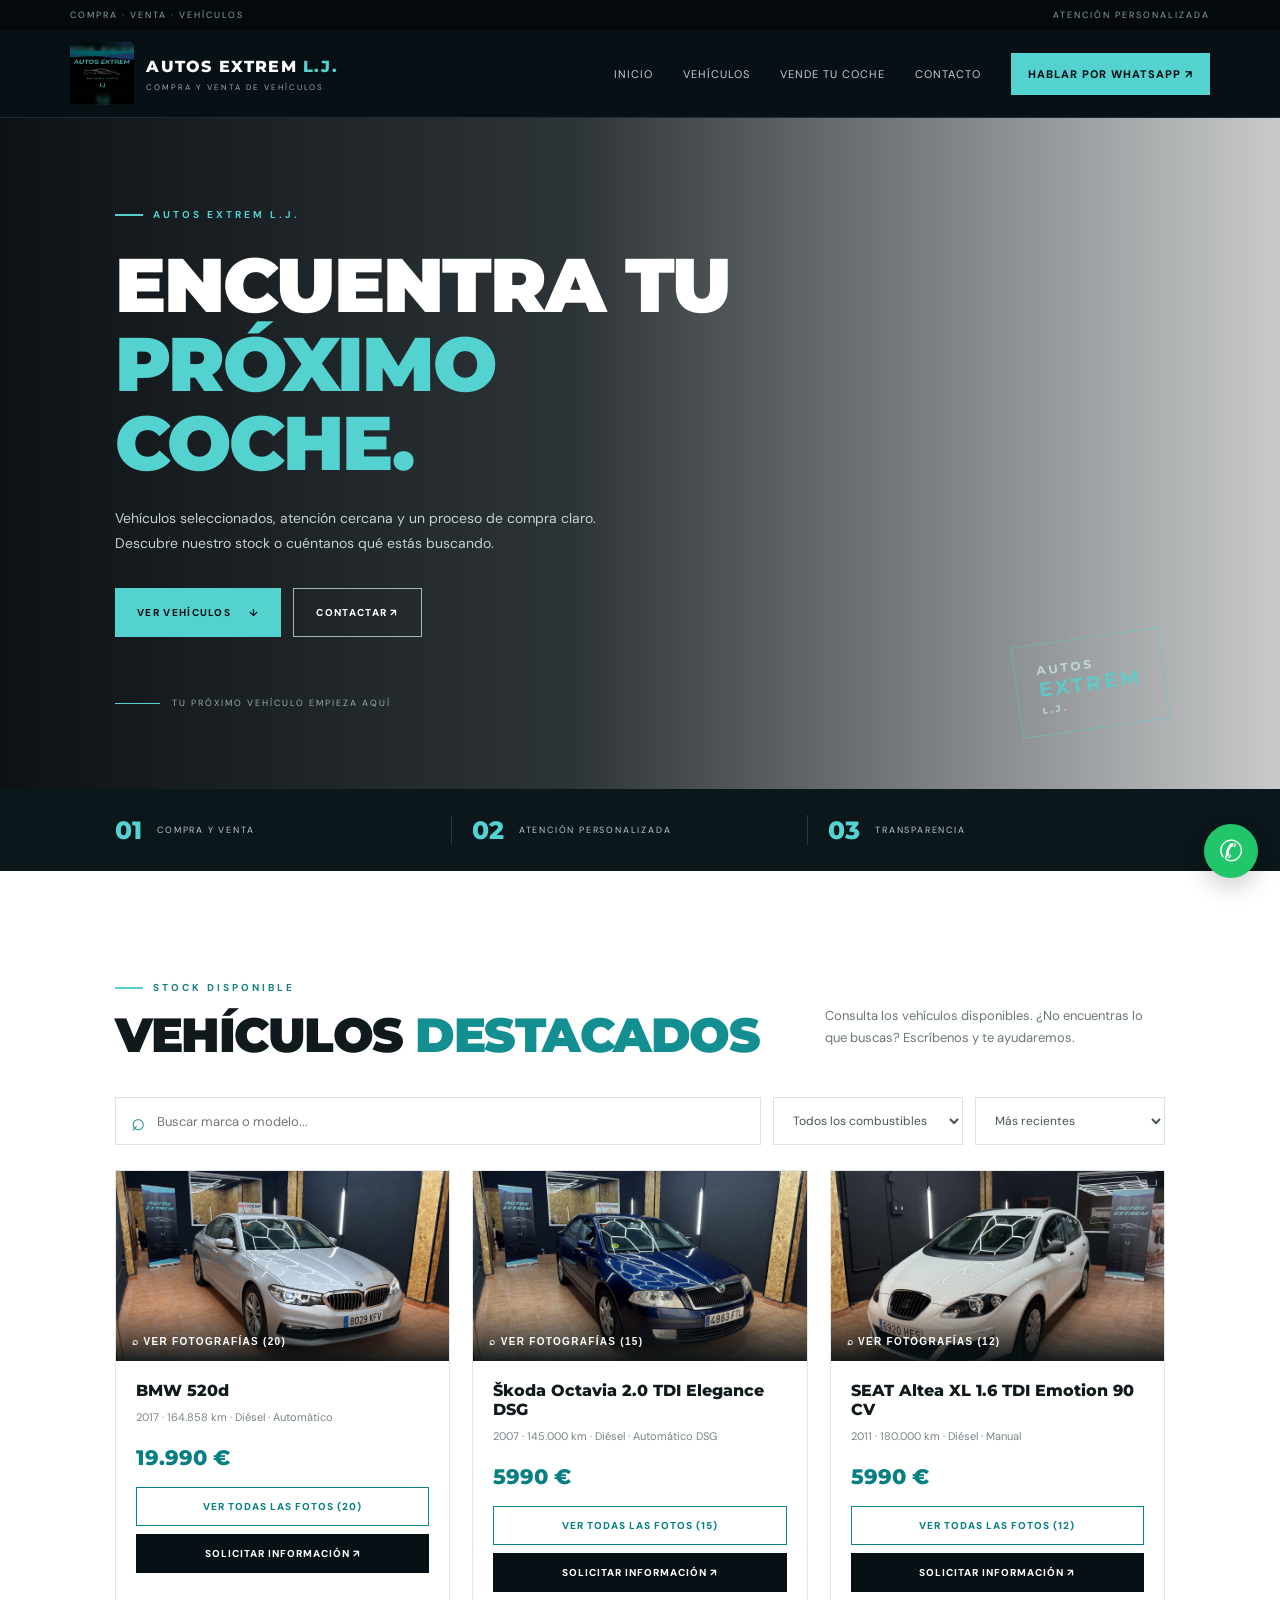
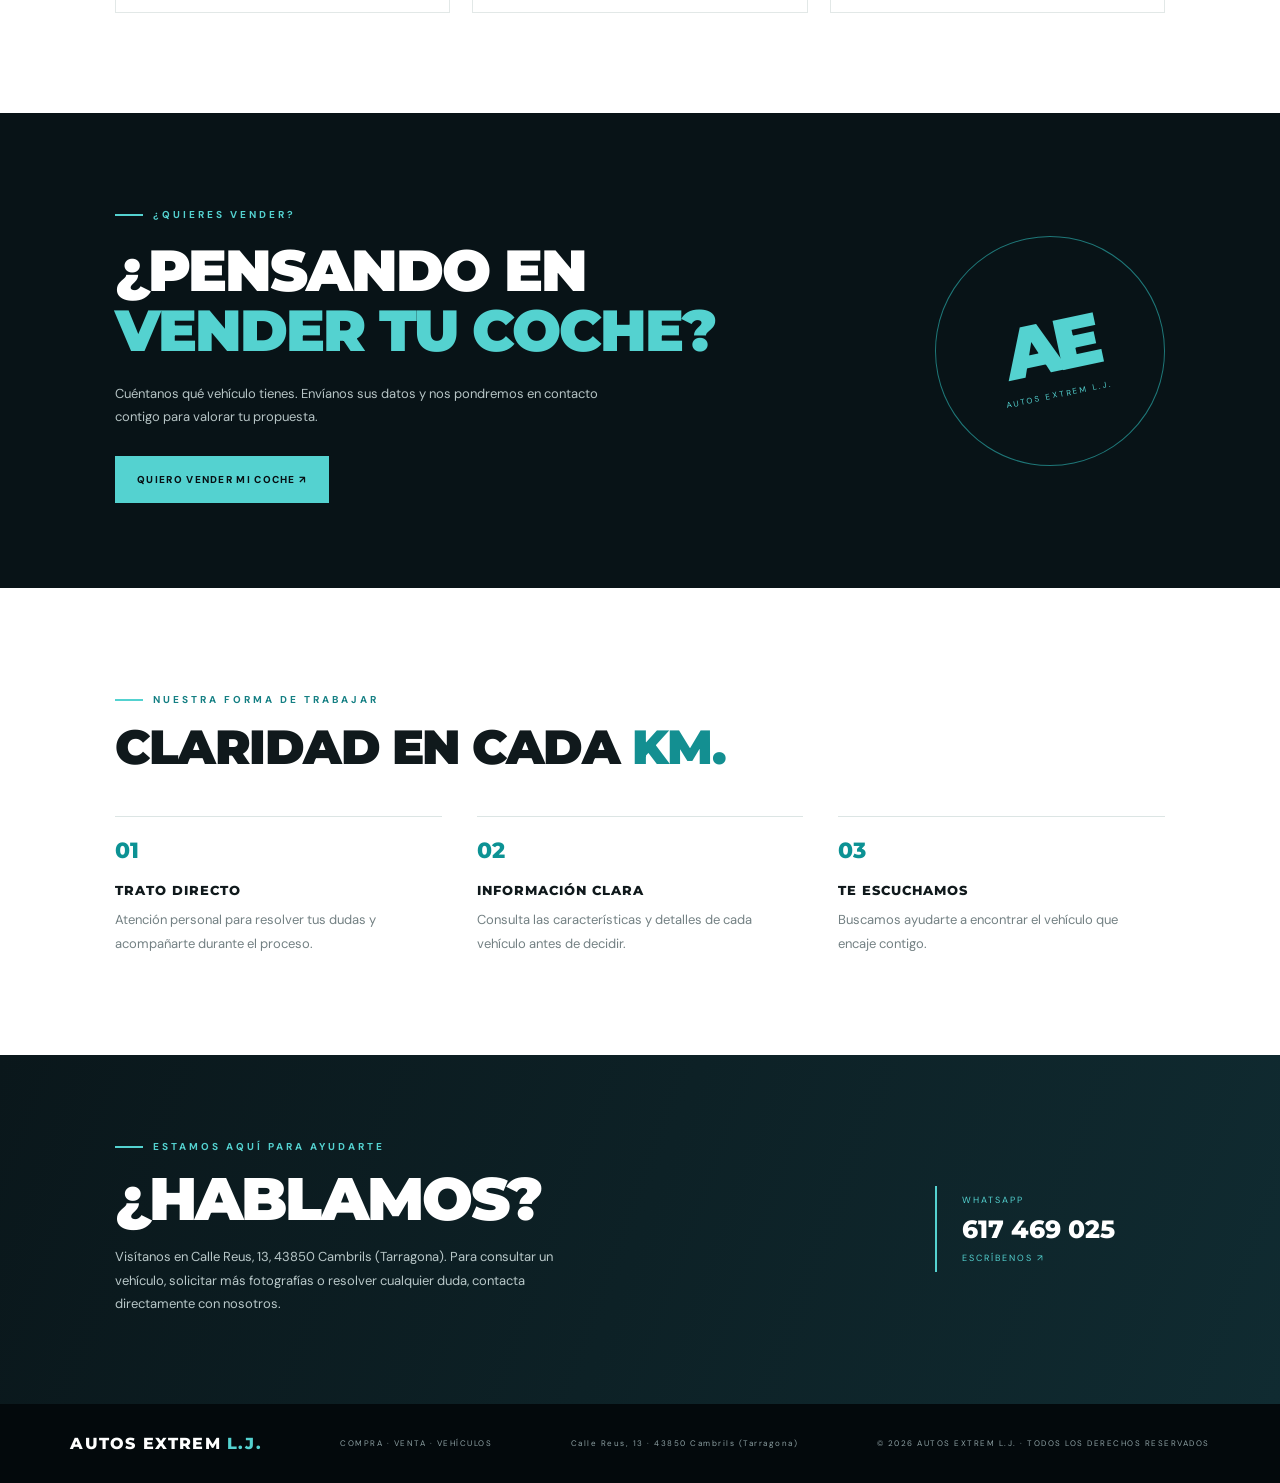
<file: index.html>
<!doctype html>
<html lang="es">
<head>
  <meta charset="utf-8">
  <meta name="viewport" content="width=device-width, initial-scale=1">
  <meta name="description" content="AUTOS EXTREM L.J. - Compra y venta de vehículos. Consulta nuestro stock y contacta por WhatsApp.">
  <meta name="theme-color" content="#071014">
  <title>AUTOS EXTREM L.J. | Compra y venta de vehículos</title>
  <link rel="preconnect" href="https://fonts.googleapis.com">
  <link rel="preconnect" href="https://fonts.gstatic.com" crossorigin>
  <link href="https://fonts.googleapis.com/css2?family=DM+Sans:wght@400;500;600;700&family=Montserrat:wght@500;600;700;800;900&display=swap" rel="stylesheet">
  <link rel="stylesheet" href="styles.css">
</head>
<body>
  <div class="topline"><span>COMPRA · VENTA · VEHÍCULOS</span><span>ATENCIÓN PERSONALIZADA</span></div>
  <header class="header">
    <a class="brand" href="#inicio" aria-label="Autos Extrem LJ, inicio">
      <img src="assets/logo-autos-extrem-lj.jpeg" alt="Logo Autos Extrem L.J.">
      <span><b>AUTOS EXTREM <em>L.J.</em></b><small>COMPRA Y VENTA DE VEHÍCULOS</small></span>
    </a>
    <button class="menu-toggle" aria-label="Abrir menú" aria-expanded="false">☰</button>
    <nav class="nav">
      <a href="#inicio">Inicio</a><a href="#stock">Vehículos</a><a href="#vender">Vende tu coche</a><a href="#contacto">Contacto</a>
      <a class="nav-cta" href="https://wa.me/34617469025" target="_blank" rel="noopener">HABLAR POR WHATSAPP ↗</a>
    </nav>
  </header>

  <main>
    <section class="hero" id="inicio">
      <div class="hero-overlay"></div>
      <div class="hero-content">
        <p class="eyebrow"><span></span> AUTOS EXTREM L.J.</p>
        <h1>ENCUENTRA TU<br><i>PRÓXIMO COCHE.</i></h1>
        <p class="hero-copy">Vehículos seleccionados, atención cercana y un proceso de compra claro. Descubre nuestro stock o cuéntanos qué estás buscando.</p>
        <div class="hero-actions">
          <a class="btn btn-primary" href="#stock">VER VEHÍCULOS <b>↓</b></a>
          <a class="btn btn-ghost" href="https://wa.me/34617469025" target="_blank" rel="noopener">CONTACTAR ↗</a>
        </div>
        <div class="hero-note"><span class="line"></span> TU PRÓXIMO VEHÍCULO EMPIEZA AQUÍ</div>
      </div>
      <div class="hero-stamp">AUTOS<br><strong>EXTREM</strong><br><small>L.J.</small></div>
    </section>

    <section class="trust-strip">
      <div><strong>01</strong><span>COMPRA Y VENTA</span></div>
      <div><strong>02</strong><span>ATENCIÓN PERSONALIZADA</span></div>
      <div><strong>03</strong><span>TRANSPARENCIA</span></div>
    </section>

    <section class="section stock-section" id="stock">
      <div class="section-heading">
        <div><p class="eyebrow dark"><span></span> STOCK DISPONIBLE</p><h2>VEHÍCULOS <i>DESTACADOS</i></h2></div>
        <p class="section-intro">Consulta los vehículos disponibles. ¿No encuentras lo que buscas? Escríbenos y te ayudaremos.</p>
      </div>
      <div class="filters">
        <label class="search-box"><span>⌕</span><input id="search" type="search" placeholder="Buscar marca o modelo..."></label>
        <select id="fuel"><option value="">Todos los combustibles</option><option>Gasolina</option><option>Diésel</option><option>Híbrido</option><option>Eléctrico</option><option>GLP</option></select>
        <select id="sort"><option value="new">Más recientes</option><option value="price-up">Precio: menor a mayor</option><option value="price-down">Precio: mayor a menor</option></select>
      </div>
      <div id="vehicle-grid" class="vehicle-grid"></div>
      <div id="empty-state" class="empty-state">
        <div class="empty-icon">＋</div><h3>PRÓXIMAMENTE, NUEVOS VEHÍCULOS</h3>
        <p>Estamos preparando nuestro catálogo. Mientras tanto, consulta disponibilidad directamente por WhatsApp.</p>
        <a class="btn btn-primary" href="https://wa.me/34617469025?text=Hola%2C%20quiero%20informaci%C3%B3n%20sobre%20vuestros%20veh%C3%ADculos." target="_blank" rel="noopener">CONSULTAR STOCK ↗</a>
      </div>
    </section>

    <section class="sell-section" id="vender">
      <div class="sell-copy"><p class="eyebrow"><span></span> ¿QUIERES VENDER?</p><h2>¿PENSANDO EN<br><i>VENDER TU COCHE?</i></h2><p>Cuéntanos qué vehículo tienes. Envíanos sus datos y nos pondremos en contacto contigo para valorar tu propuesta.</p><a class="btn btn-primary" href="https://wa.me/34617469025?text=Hola%2C%20quiero%20vender%20mi%20coche.%20Me%20gustar%C3%ADa%20recibir%20informaci%C3%B3n." target="_blank" rel="noopener">QUIERO VENDER MI COCHE ↗</a></div>
      <div class="sell-mark"><span>AE</span><small>AUTOS EXTREM L.J.</small></div>
    </section>

    <section class="section why-section">
      <p class="eyebrow dark"><span></span> NUESTRA FORMA DE TRABAJAR</p>
      <h2>CLARIDAD EN CADA <i>KM.</i></h2>
      <div class="benefits">
        <article><b>01</b><h3>TRATO DIRECTO</h3><p>Atención personal para resolver tus dudas y acompañarte durante el proceso.</p></article>
        <article><b>02</b><h3>INFORMACIÓN CLARA</h3><p>Consulta las características y detalles de cada vehículo antes de decidir.</p></article>
        <article><b>03</b><h3>TE ESCUCHAMOS</h3><p>Buscamos ayudarte a encontrar el vehículo que encaje contigo.</p></article>
      </div>
    </section>

    <section class="contact-section" id="contacto">
      <div><p class="eyebrow"><span></span> ESTAMOS AQUÍ PARA AYUDARTE</p><h2>¿HABLAMOS?</h2><p>Visítanos en Calle Reus, 13, 43850 Cambrils (Tarragona). Para consultar un vehículo, solicitar más fotografías o resolver cualquier duda, contacta directamente con nosotros.</p></div>
      <a class="contact-phone" href="https://wa.me/34617469025" target="_blank" rel="noopener"><small>WHATSAPP</small><strong>617 469 025</strong><span>ESCRÍBENOS ↗</span></a>
    </section>
  </main>

  <footer class="footer">
    <a class="footer-brand" href="#inicio">AUTOS EXTREM <em>L.J.</em></a>
    <span>COMPRA · VENTA · VEHÍCULOS</span>
    <span>Calle Reus, 13 · 43850 Cambrils (Tarragona)</span>
    <span>© <span id="year"></span> AUTOS EXTREM L.J. · TODOS LOS DERECHOS RESERVADOS</span>
  </footer>
  <a class="whatsapp-float" href="https://wa.me/34617469025" target="_blank" rel="noopener" aria-label="Contactar por WhatsApp">✆</a>
  <script src="script.js"></script>
</body>
</html>
</file>
<file: styles.css>
:root{--bg:#071014;--panel:#0d1b20;--ink:#10191c;--muted:#647176;--teal:#54d2d0;--blue:#1d4774;--white:#f5f7f6;--line:#dce3e2}
*{box-sizing:border-box}html{scroll-behavior:smooth}body{margin:0;font-family:"DM Sans",sans-serif;color:var(--ink);background:#fff}a{color:inherit;text-decoration:none}.topline{height:30px;background:#03090c;color:#8aa3a8;display:flex;justify-content:space-between;align-items:center;padding:0 5.5%;font-size:9px;letter-spacing:2px}.header{height:88px;padding:0 5.5%;display:flex;align-items:center;justify-content:space-between;background:#071014;color:#fff;position:sticky;top:0;z-index:20;border-bottom:1px solid #183137}.brand{display:flex;align-items:center;gap:12px}.brand img{width:64px;height:64px;object-fit:contain;border-radius:5px}.brand b,.footer-brand{font:800 16px Montserrat,sans-serif;letter-spacing:1.2px}.brand em,.footer-brand em{color:var(--teal);font-style:normal}.brand small{display:block;color:#9aabad;font-size:8px;letter-spacing:2px;margin-top:5px}.nav{display:flex;align-items:center;gap:30px;font-size:11px;letter-spacing:1px;text-transform:uppercase}.nav a:not(.nav-cta){color:#c4d0d1}.nav a:hover{color:var(--teal)}.nav-cta{padding:14px 17px;background:var(--teal);color:#061014;font-weight:800}.menu-toggle{display:none;background:none;border:0;color:#fff;font-size:25px}
.hero{min-height:610px;background:linear-gradient(90deg,rgba(2,8,11,.96) 0%,rgba(3,11,15,.83) 45%,rgba(4,12,16,.22) 100%),url("https://images.unsplash.com/photo-1492144534655-ae79c964c9d7?auto=format&fit=crop&w=2200&q=85") center 55%/cover;position:relative;color:white;display:flex;align-items:center;padding:80px 9%}.hero-content{position:relative;z-index:2;max-width:650px}.eyebrow{font-size:10px;letter-spacing:3px;font-weight:700;color:var(--teal);display:flex;align-items:center;gap:10px}.eyebrow span{height:2px;width:28px;background:var(--teal);display:inline-block}.hero h1,.sell-section h2,.contact-section h2{font:900 clamp(42px,6.2vw,76px)/1.04 Montserrat,sans-serif;letter-spacing:-2px;margin:24px 0}.hero h1 i,.sell-section h2 i,.contact-section h2 i,.section-heading h2 i,.why-section h2 i{font-style:normal;color:var(--teal)}.hero-copy{color:#c5d0d1;max-width:490px;line-height:1.8;font-size:14px}.hero-actions{display:flex;gap:12px;margin-top:32px;flex-wrap:wrap}.btn{display:inline-flex;align-items:center;gap:18px;padding:17px 22px;font-size:10px;font-weight:800;letter-spacing:1.3px}.btn-primary{background:var(--teal);color:#071014}.btn-primary:hover{background:#8be5e2}.btn-ghost{border:1px solid #a7b7b9;color:#fff}.hero-note{margin-top:60px;color:#9aadaf;font-size:9px;letter-spacing:2px;display:flex;align-items:center;gap:12px}.hero-note .line{width:45px;height:1px;background:var(--teal)}.hero-stamp{position:absolute;right:9%;bottom:60px;border:1px solid rgba(84,210,208,.55);padding:18px 22px;color:#c8e5e3;font:700 12px Montserrat;letter-spacing:3px;transform:rotate(-8deg);opacity:.8}.hero-stamp strong{font-size:20px;color:var(--teal)}.hero-stamp small{font-size:9px}.trust-strip{background:#0b171b;color:#fff;display:grid;grid-template-columns:repeat(3,1fr);padding:26px 9%;gap:20px}.trust-strip div{display:flex;align-items:center;gap:15px;border-right:1px solid #263b40}.trust-strip div:last-child{border:0}.trust-strip strong{color:var(--teal);font:800 25px Montserrat}.trust-strip span{font-size:9px;letter-spacing:1.8px;color:#bdc9ca}
.section{padding:100px 9%}.section-heading{display:flex;justify-content:space-between;align-items:end;gap:40px}.eyebrow.dark{color:#147f83}.section-heading h2,.why-section h2{font:900 clamp(30px,4vw,48px)/1.1 Montserrat;margin:15px 0 0;letter-spacing:-1.5px}.section-heading h2 i,.why-section h2 i{color:#138f91}.section-intro{max-width:340px;color:#69777a;font-size:13px;line-height:1.7}.filters{display:flex;gap:12px;margin:35px 0 25px}.search-box, .filters select{height:48px;border:1px solid var(--line);background:#fff;padding:0 15px;display:flex;align-items:center}.search-box{flex:1;gap:10px}.search-box span{font-size:24px;color:#138f91}.search-box input{border:0;outline:0;width:100%;font:13px "DM Sans"}.filters select{min-width:190px;color:#475458;font:12px "DM Sans"}.vehicle-grid{display:grid;grid-template-columns:repeat(3,1fr);gap:22px}.vehicle-card{border:1px solid #e2e8e7;background:white}.vehicle-photo{height:190px;background:#e9eeee;display:flex;align-items:center;justify-content:center;color:#819092;font-size:11px;letter-spacing:1px}.vehicle-photo img{width:100%;height:100%;object-fit:cover}.vehicle-info{padding:20px}.vehicle-info h3{font:800 16px Montserrat;margin:0 0 8px}.vehicle-meta{font-size:11px;color:#778487;line-height:1.8}.vehicle-price{font:800 21px Montserrat;color:#087f83;margin:17px 0}.vehicle-info a{display:block;text-align:center;background:#071014;color:#fff;padding:13px;font-size:10px;font-weight:800;letter-spacing:1px}.empty-state{text-align:center;border:1px dashed #b8c9c8;padding:55px 20px;background:#f8fbfa}.empty-icon{margin:auto;width:48px;height:48px;border-radius:50%;background:#dff6f3;color:#087f83;font-size:30px;display:grid;place-items:center}.empty-state h3{font:800 18px Montserrat;margin:18px 0 8px}.empty-state p{max-width:470px;margin:0 auto 22px;color:#718083;font-size:13px;line-height:1.7}
.sell-section{background:#081317;color:white;padding:85px 9%;display:flex;justify-content:space-between;align-items:center;gap:40px;overflow:hidden}.sell-copy{max-width:650px}.sell-section h2{font-size:clamp(35px,5vw,58px);margin:20px 0}.sell-copy>p:not(.eyebrow){max-width:490px;color:#b6c4c5;line-height:1.8;font-size:13px;margin-bottom:28px}.sell-mark{width:230px;height:230px;border:1px solid #1e7778;border-radius:50%;display:flex;flex-direction:column;align-items:center;justify-content:center;flex-shrink:0;color:var(--teal);transform:rotate(-12deg)}.sell-mark span{font:900 72px Montserrat;letter-spacing:-8px}.sell-mark small{font-size:8px;letter-spacing:2px}.why-section{padding-top:95px;padding-bottom:100px}.why-section h2{margin-bottom:42px}.benefits{display:grid;grid-template-columns:repeat(3,1fr);gap:35px}.benefits article{border-top:1px solid #dce5e4;padding-top:20px}.benefits article>b{font:800 22px Montserrat;color:#0c9294}.benefits h3{font:800 13px Montserrat;letter-spacing:1px;margin:18px 0 10px}.benefits p{font-size:13px;line-height:1.8;color:#738083;margin:0;max-width:300px}.contact-section{background:linear-gradient(110deg,#0a171b,#102b31);padding:75px 9%;color:white;display:flex;justify-content:space-between;align-items:center;gap:35px}.contact-section h2{font-size:clamp(38px,5vw,60px);margin:15px 0}.contact-section>div>p:last-child{color:#b9c8c9;max-width:450px;font-size:13px;line-height:1.8}.contact-phone{border-left:2px solid var(--teal);padding:8px 0 8px 25px;display:flex;flex-direction:column;gap:8px;min-width:230px}.contact-phone small,.contact-phone span{font-size:9px;letter-spacing:2px;color:var(--teal)}.contact-phone strong{font:800 25px Montserrat}.footer{background:#03090c;color:#8da0a3;padding:30px 5.5%;display:flex;justify-content:space-between;align-items:center;gap:20px;flex-wrap:wrap}.footer-brand{color:white}.footer>span{font-size:8px;letter-spacing:1.5px}.whatsapp-float{position:fixed;right:22px;bottom:22px;z-index:30;width:54px;height:54px;border-radius:50%;display:grid;place-items:center;background:#21c66b;color:#fff;font-size:29px;box-shadow:0 8px 25px #0003}
@media(max-width:900px){.nav{gap:15px}.nav a{font-size:9px}.nav-cta{padding:12px}.vehicle-grid{grid-template-columns:repeat(2,1fr)}.section{padding:75px 6%}.hero{padding:70px 7%}.sell-section,.contact-section{padding-left:7%;padding-right:7%}}
@media(max-width:650px){.topline{padding:0 5%;font-size:7px}.header{height:74px;padding:0 5%}.brand img{width:50px;height:50px}.brand b{font-size:12px}.brand small{font-size:7px}.menu-toggle{display:block}.nav{display:none;position:absolute;top:74px;left:0;right:0;background:#071014;padding:22px 6%;flex-direction:column;align-items:stretch;gap:20px}.nav.open{display:flex}.nav a{font-size:11px}.nav-cta{text-align:center}.hero{min-height:590px;background-position:62% center;padding:65px 7%}.hero h1{font-size:43px}.hero-stamp{right:7%;bottom:25px;transform:scale(.8) rotate(-8deg)}.trust-strip{padding:22px 6%;grid-template-columns:1fr;gap:15px}.trust-strip div{border-right:0;border-bottom:1px solid #263b40;padding-bottom:12px}.trust-strip div:last-child{border:0;padding:0}.section-heading{display:block}.section-intro{margin-top:18px}.filters{flex-direction:column}.filters select{width:100%;height:46px}.vehicle-grid{grid-template-columns:1fr}.vehicle-photo{height:210px}.sell-section{padding-top:65px;padding-bottom:65px}.sell-mark{display:none}.benefits{grid-template-columns:1fr;gap:25px}.contact-section{display:block}.contact-phone{margin-top:30px}.footer{justify-content:center;text-align:center;flex-direction:column}.section{padding:65px 6%}}


/* Galería de fotografías de vehículos */
.vehicle-photo{position:relative;width:100%;padding:0;border:0;cursor:zoom-in;overflow:hidden}
.vehicle-photo img{transition:transform .35s ease}
.vehicle-photo:hover img{transform:scale(1.045)}
.photo-overlay{position:absolute;inset:auto 0 0;background:linear-gradient(transparent,#061014e8);color:#fff;text-align:left;padding:30px 16px 14px;font-size:10px;font-weight:800;letter-spacing:1.3px}
.vehicle-actions{display:grid;gap:8px}
.vehicle-info .gallery-button{display:block;width:100%;border:1px solid #0a8588;background:#fff;color:#087f83;padding:12px;font:800 10px "DM Sans",sans-serif;letter-spacing:1px;cursor:pointer}
.vehicle-info .gallery-button:hover{background:#e9f8f7}
.photo-lightbox{display:none;position:fixed;inset:0;z-index:1000;background:rgba(0,0,0,.94);padding:20px;align-items:center;justify-content:center}
.photo-lightbox.open{display:flex}
.lightbox-panel{width:min(1100px,100%);height:min(900px,100%);display:flex;flex-direction:column;gap:12px}
.lightbox-top{display:flex;align-items:center;justify-content:space-between;color:#d9e5e5;font-size:11px;letter-spacing:1.5px}
.lightbox-close{border:1px solid #5b7377;background:#101c20;color:#fff;width:42px;height:42px;font-size:30px;line-height:1;cursor:pointer}
.lightbox-stage{position:relative;flex:1;min-height:0;display:flex;align-items:center;justify-content:center}
.lightbox-image{max-width:calc(100% - 110px);max-height:100%;width:auto;height:auto;object-fit:contain}
.lightbox-arrow{position:absolute;top:50%;transform:translateY(-50%);width:48px;height:58px;border:1px solid #577176;background:#0a171bd9;color:#fff;font-size:38px;cursor:pointer;z-index:2}
.lightbox-prev{left:0}.lightbox-next{right:0}
.lightbox-arrow:hover,.lightbox-close:hover{background:#147f83}
.lightbox-thumbs{height:92px;display:flex;gap:8px;overflow-x:auto;padding:4px 2px}
.lightbox-thumb{flex:0 0 100px;height:72px;padding:0;border:2px solid transparent;background:#172327;cursor:pointer;opacity:.65}
.lightbox-thumb img{width:100%;height:100%;object-fit:cover}
.lightbox-thumb.active{border-color:#54d2d0;opacity:1}
body.gallery-open{overflow:hidden}
@media(max-width:650px){
 .photo-lightbox{padding:10px}
 .lightbox-panel{height:90dvh}
 .lightbox-image{max-width:calc(100% - 70px);max-height:100%}
 .lightbox-arrow{width:34px;height:48px;font-size:30px}
 .lightbox-thumbs{height:76px}
 .lightbox-thumb{flex-basis:76px;height:60px}
}
</file>
